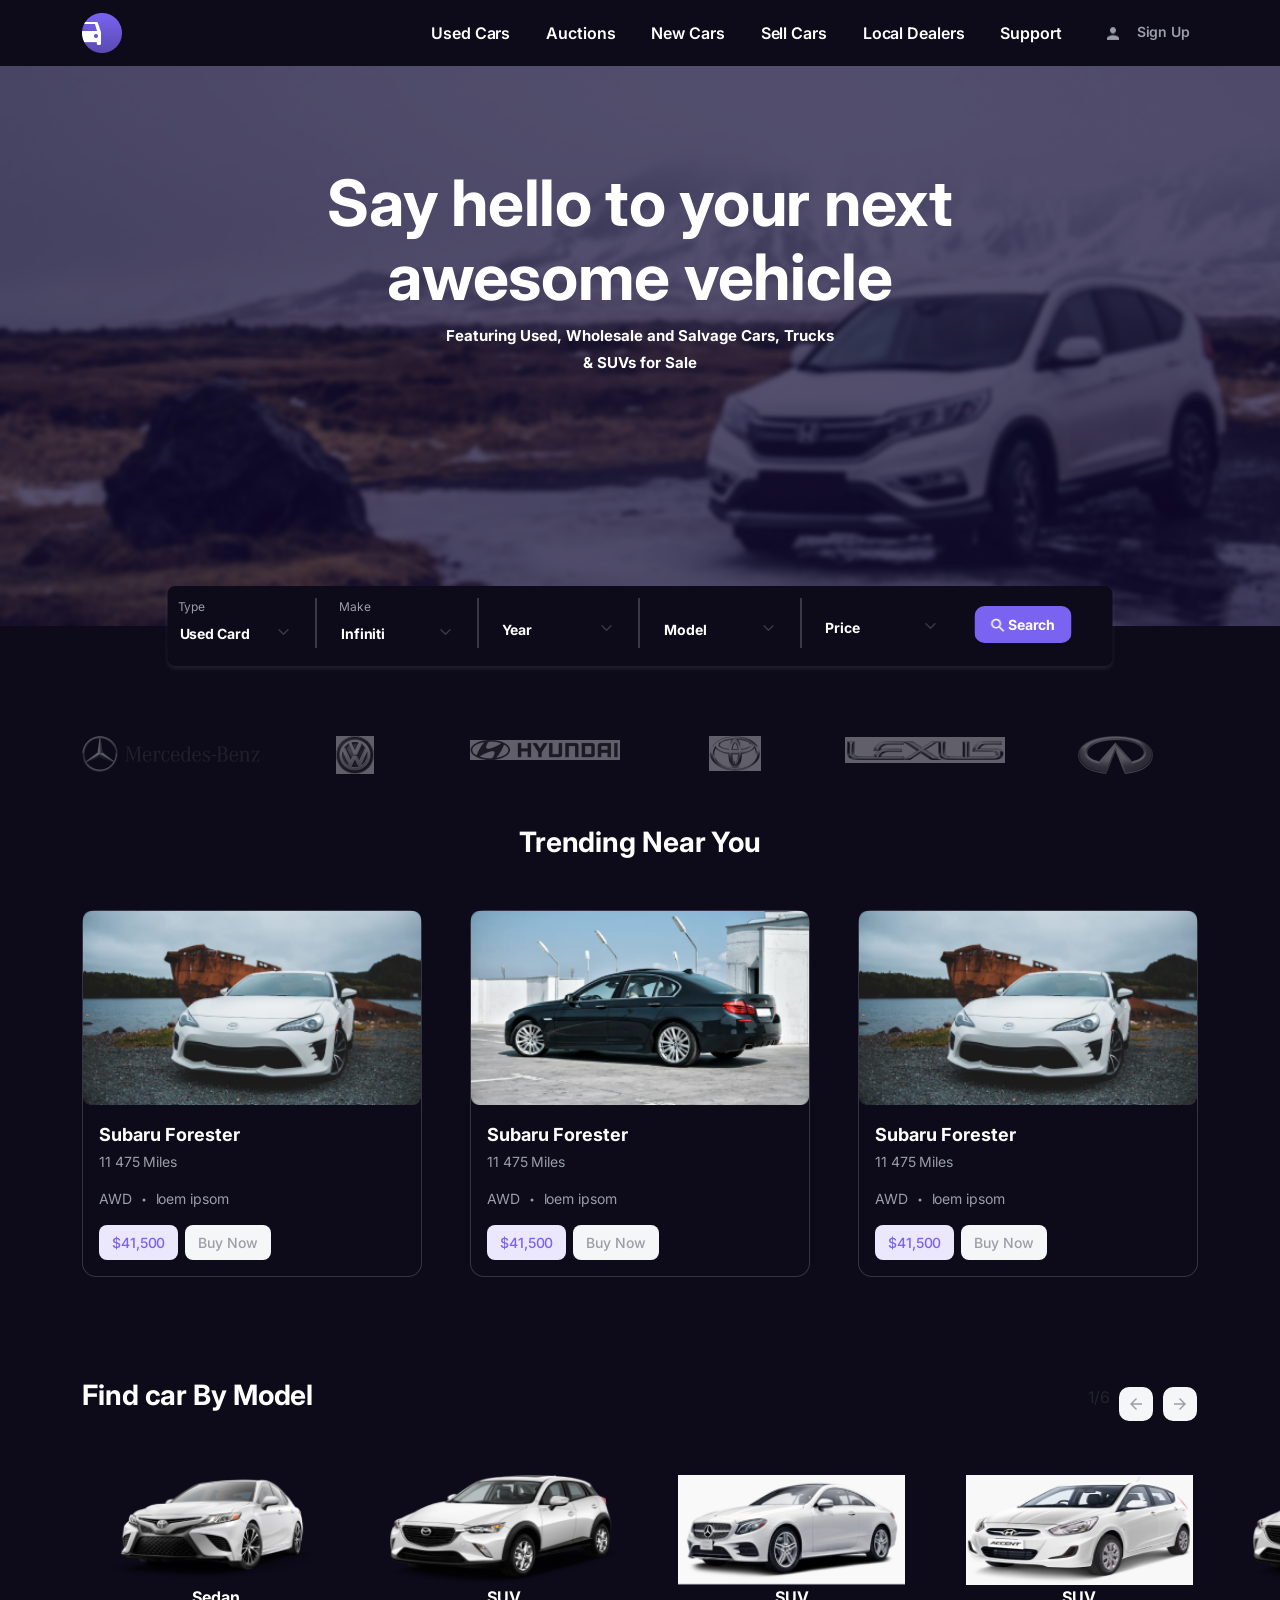
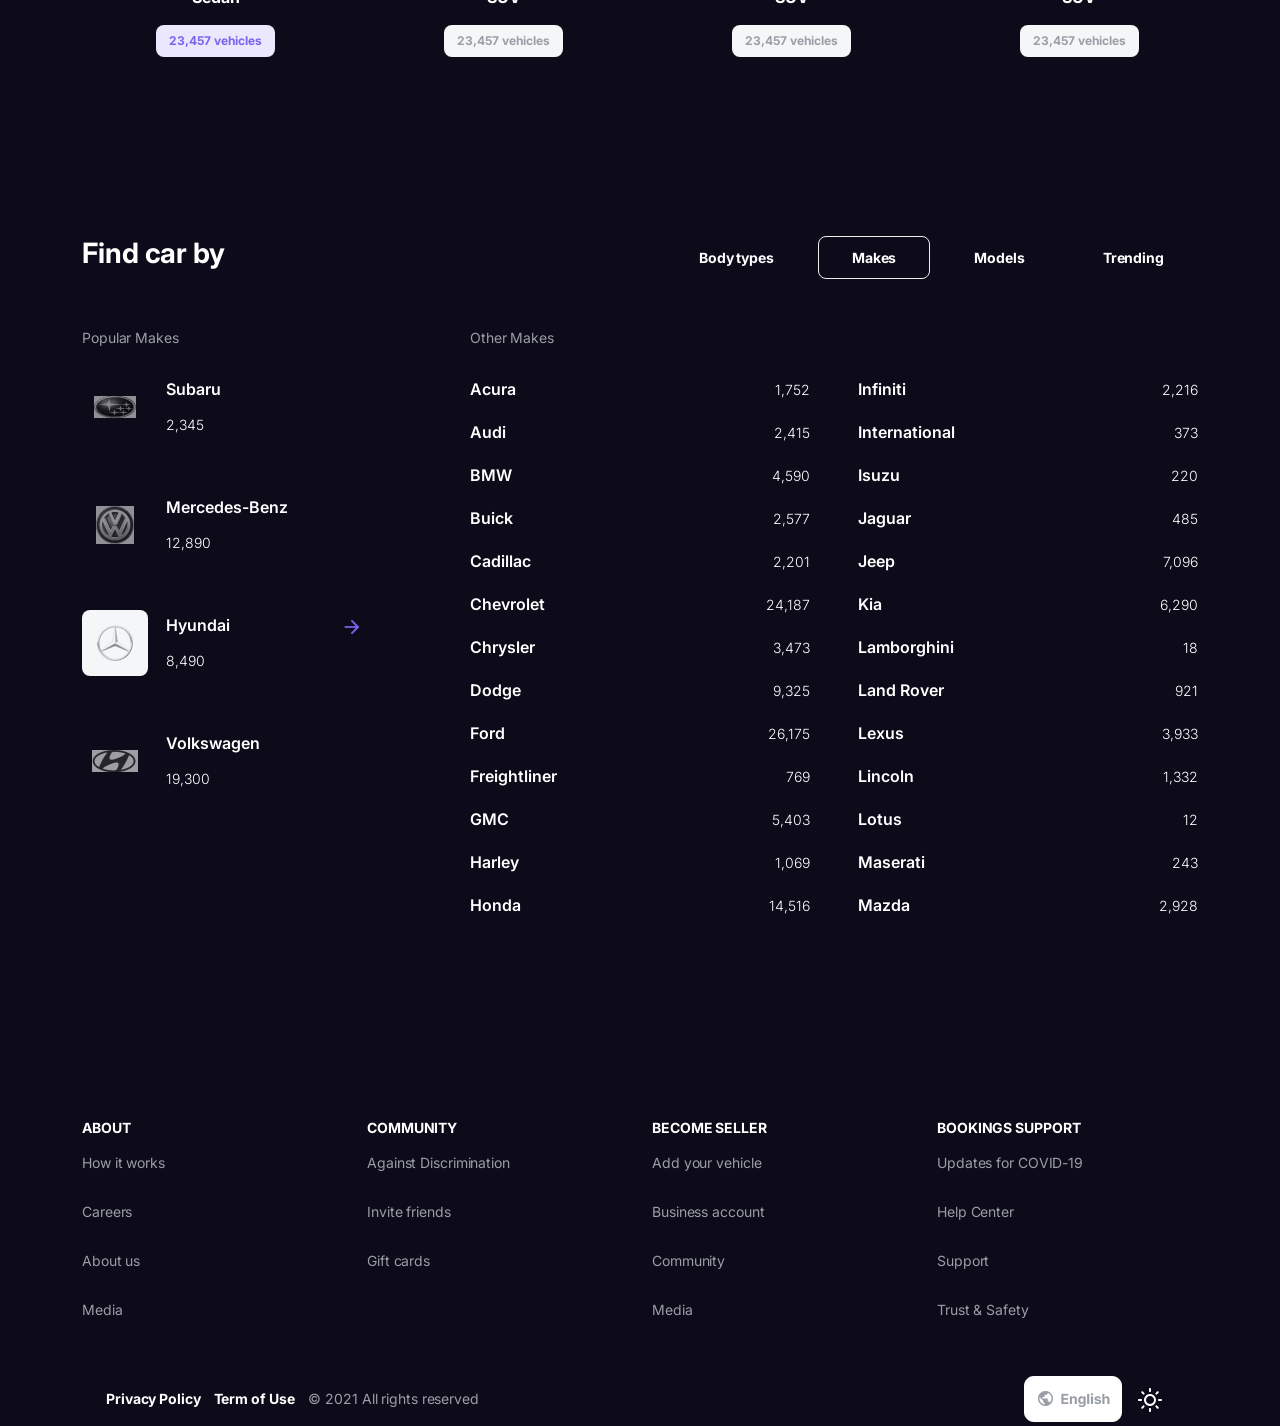
<file: index.html>
<!DOCTYPE html>
<html lang="ar" class="dark">
	<head>
		<meta charset="UTF-8" />
		<meta http-equiv="X-UA-Compatible" content="IE=edge" />
		<meta name="viewport" content="width=device-width, initial-scale=1.0" />
		<title>Document</title>
		<link rel="stylesheet" href="css/bootstrap.min.css" />
		<link rel="stylesheet" href="css/style.css" />
		<link rel="stylesheet" href="css/responsive.css" />
	</head>
	<body>
		<nav class="navbar navbar-expand-lg">
			<div class="container">
				<a class="navbar-brand" href="#"><img src="img/logo.png" alt="" /></a>
				<button
					class="navbar-toggler"
					type="button"
					data-bs-toggle="collapse"
					data-bs-target="#navbarNavAltMarkup"
					aria-controls="navbarNavAltMarkup"
					aria-expanded="false"
					aria-label="Toggle navigation"
				>
					<img src="img/bar.png" alt="" />
				</button>
				<div class="collapse navbar-collapse" id="navbarNavAltMarkup">
					<div class="navbar-nav ms-auto">
						<a class="nav-link" href="">Used Cars</a>
						<a class="nav-link" href="#">Auctions</a>
						<a class="nav-link" href="#">New Cars</a>
						<a class="nav-link" href="#">Sell Cars</a>
						<a class="nav-link" href="#">Local Dealers</a>
						<a class="nav-link" href="#">Support</a>
						<a class="nav-link signIn" href="#"><img src="img/Icon.png" alt="" /> Sign Up</a>
					</div>
				</div>
			</div>
		</nav>

		<!-- section 1  -->
		<section class="Section1">
			<div class="container">
				<h1 class="text-center SectionHeading1">
					Say hello to your next <br />
					awesome vehicle
				</h1>
				<p class="Sectionp">
					Featuring Used, Wholesale and Salvage Cars, Trucks <br />
					& SUVs for Sale
				</p>
			</div>

			<div class="topFooterSection">
				<div class="row">
					<div class="col-md-2 borderRight">
						<p>Type</p>
						<select class="form-select" aria-label="Default select example">
							<option selected>Used Card</option>
							<option value="1">One</option>
							<option value="2">Two</option>
							<option value="3">Three</option>
						</select>
					</div>
					<div class="col-md-2 borderRight">
						<p>Make</p>
						<select class="form-select" aria-label="Default select example">
							<option selected>Infiniti</option>
							<option value="1">One</option>
							<option value="2">Two</option>
							<option value="3">Three</option>
						</select>
					</div>

					<!-- without p   -->
					<div class="col-md-2 borderRight">
						<p class="WithOutp"></p>
						<select class="form-select" aria-label="Default select example">
							<option selected class="NewSelect">Year</option>
							<option value="1">One</option>
							<option value="2">Two</option>
							<option value="3">Three</option>
						</select>
					</div>

					<div class="col-md-2 borderRight">
						<p class="WithOutp"></p>
						<select class="form-select" aria-label="Default select example">
							<option selected class="NewSelect">Model</option>
							<option value="1">One</option>
							<option value="2">Two</option>
							<option value="3">Three</option>
						</select>
					</div>

					<div class="col-md-2">
						<p class="WithOutpBorder"></p>
						<select class="form-select" aria-label="Default select example">
							<option selected class="NewSelect">Price</option>
							<option value="1">One</option>
							<option value="2">Two</option>
							<option value="3">Three</option>
						</select>
					</div>
					<div class="col-md-2">
						<button class="btn headerButton">
							<img src="img/s.png" alt="" class="MarginSearch" /> Search
						</button>
					</div>
				</div>
			</div>
		</section>
		<!-- section 1  -->

		<!-- section 2 -->

		<section class="section2">
			<div class="container">
				<div class="row gy-5">
					<div class="col-md-2 item text-center">
						<img src="img/1.png" alt="" />
					</div>
					<div class="col-md-2 item text-center">
						<img src="img/3.png" alt="" />
					</div>
					<div class="col-md-2 item text-center">
						<img src="img/2.png" alt="" />
					</div>
					<div class="col-md-2 item text-center">
						<img src="img/4.png" alt="" />
					</div>
					<div class="col-md-2 item text-center">
						<img src="img/5.png" alt="" />
					</div>
					<div class="col-md-2 item text-center">
						<img src="img/6.png" alt="" />
					</div>
				</div>
			</div>
		</section>
		<!-- section 2 -->

		<!-- section 3 -->
		<section class="section3">
			<div class="container">
				<h3 class="text-center trending">trending Near You</h3>
				<div class="row g-5">
					<div class="col-12 col-sm-6 col-lg-4">
						<div class="card">
							<img src="img/car2.png" class="card-img-top" alt="..." />
							<div class="card-body">
								<h5 class="card-title">Subaru Forester</h5>
								<p class="card-text">11 475 Miles</p>
								<p class="cardtext2">AWD <img src="img/dot.svg" alt="" /> loem ipsom</p>
								<div class="btn-group gap-2">
									<a href="#" class="btn price">$41,500</a>
									<a href="#" class="btn BuyBtn">Buy Now</a>
								</div>
							</div>
						</div>
					</div>

					<div class="col-12 col-sm-6 col-lg-4">
						<div class="card">
							<img src="img/car1.png" class="card-img-top" alt="..." />
							<div class="card-body">
								<h5 class="card-title">Subaru Forester</h5>
								<p class="card-text">11 475 Miles</p>
								<p class="cardtext2">AWD <img src="img/dot.svg" alt="" /> loem ipsom</p>
								<div class="btn-group gap-2">
									<a href="#" class="btn price">$41,500</a>
									<a href="#" class="btn BuyBtn">Buy Now</a>
								</div>
							</div>
						</div>
					</div>

					<div class="col-12 col-sm-6 col-lg-4">
						<div class="card">
							<img src="img/car2.png" class="card-img-top" alt="..." />
							<div class="card-body">
								<h5 class="card-title">Subaru Forester</h5>
								<p class="card-text">11 475 Miles</p>
								<p class="cardtext2">AWD <img src="img/dot.svg" alt="" /> loem ipsom</p>
								<div class="btn-group gap-2">
									<a href="#" class="btn price">$41,500</a>
									<a href="#" class="btn BuyBtn">Buy Now</a>
								</div>
							</div>
						</div>
					</div>
				</div>
			</div>
		</section>
		<!-- section 3 -->

		<!-- section 4 -->
		<section class="section4 container">
			<header class="FindcarHeader">
				<h2 class="Findcar">Find car By Model</h2>
				<p class="ms-auto ArrowArea">
					1/6
					<span><img src="img/arrowLeft.png" alt="" /></span>
					<span><img src="img/arrowRight.png" alt="" /></span>
				</p>
			</header>

			<section class="d-flex CarouselSection">
				<div class="product text-center">
					<img src="img/car/car1.png" alt="" />
					<div class="ProDetails">
						<p class="sedan">Sedan</p>
						<button class="btn ProBTN">23,457 vehicles</button>
					</div>
				</div>

				<div class="product text-center">
					<img src="img/car/car2.png" alt="" />
					<div class="ProDetails">
						<p class="sedan">SUV</p>
						<button class="btn ProBTN1">23,457 vehicles</button>
					</div>
				</div>

				<div class="product text-center">
					<img src="img/car/car3.png" alt="" />
					<div class="ProDetails">
						<p class="sedan">SUV</p>
						<button class="btn ProBTN1">23,457 vehicles</button>
					</div>
				</div>

				<div class="product text-center">
					<img src="img/car/car4.png" alt="" />
					<div class="ProDetails">
						<p class="sedan">SUV</p>
						<button class="btn ProBTN1">23,457 vehicles</button>
					</div>
				</div>

				<!-- <div class="product text-center"></div> -->

				<div class="product text-center">
					<img src="img/car/car2.png" alt="" />
					<div class="ProDetails">
						<p class="sedan">SUV</p>
						<button class="btn ProBTN1">23,457 vehicles</button>
					</div>
				</div>

				<div class="product text-center">
					<img src="img/car/car2.png" alt="" />
					<div class="ProDetails">
						<p class="sedan">SUV</p>
						<button class="btn ProBTN1">23,457 vehicles</button>
					</div>
				</div>

				<div class="product text-center">
					<img src="img/car/car2.png" alt="" />
					<div class="ProDetails">
						<p class="sedan">SUV</p>
						<button class="btn ProBTN1">23,457 vehicles</button>
					</div>
				</div>

				<div class="product text-center">
					<img src="img/car/car2.png" alt="" />
					<div class="ProDetails">
						<p class="sedan">SUV</p>
						<button class="btn ProBTN1">23,457 vehicles</button>
					</div>
				</div>
			</section>
		</section>
		<!-- section 4 -->

		<!-- section 5 -->
		<section class="find-section">
			<div class="container">
				<div class="find-nav d-flex justify-content-between align-items-center mb-5">
					<h3 class="text-start FindCar">Find car by</h3>
					<div class="btns d-flex align-items-center">
						<button class="btn btn-find d-none d-lg-block BodyButton">Body types</button>
						<button class="btn btn-find active BodyButton">Makes</button>
						<button class="btn btn-find BodyButton">Models</button>
						<button class="btn btn-find BodyButton">Trending</button>
					</div>
				</div>
			</div>

			<div class="container">
				<div class="find row g-5">
					<div class="col-12 col-lg-4">
						<div class="find-heading mb-4">Popular Makes</div>
						<div class="find-list">
							<div class="find-item d-flex align-items-center mb-5">
								<figure class="find-img">
									<img src="img/Bitmap.png" alt="" />
								</figure>
								<div class="find-desc">
									<div class="item-name">Subaru</div>
									<div class="item-number">2,345</div>
								</div>
							</div>
							<div class="find-item d-flex align-items-center mb-5">
								<figure class="find-img">
									<img src="img/Bitmap-1.png" alt="" />
								</figure>
								<div class="find-desc">
									<div class="item-name">Mercedes-Benz</div>
									<div class="item-number">12,890</div>
								</div>
							</div>
							<div class="find-item d-flex align-items-center mb-5">
								<figure class="find-img bg">
									<img src="img/Bitmap-2.png" alt="" />
								</figure>
								<div class="find-desc">
									<div class="item-name">
										Hyundai <img src="img/colorArow.png" alt="" class="ColorArrow" />
									</div>
									<div class="item-number">8,490</div>
								</div>
							</div>
							<div class="find-item d-flex align-items-center mb-5">
								<figure class="find-img">
									<img src="img/Bitmap-3.png" alt="" />
								</figure>
								<div class="find-desc">
									<div class="item-name">Volkswagen</div>
									<div class="item-number">19,300</div>
								</div>
							</div>
						</div>
					</div>

					<div class="col-12 col-lg-4 second-col">
						<div class="find-heading mb-4">Other Makes</div>
						<div class="find-list">
							<div class="find-item d-flex align-items-center justify-content-between mb-2">
								<div class="item-name">Acura</div>
								<div class="item-number">1,752</div>
							</div>
							<div class="find-item d-flex align-items-center justify-content-between mb-2">
								<div class="item-name">Audi</div>
								<div class="item-number">2,415</div>
							</div>
							<div class="find-item d-flex align-items-center justify-content-between mb-2">
								<div class="item-name">BMW</div>
								<div class="item-number">4,590</div>
							</div>
							<div class="find-item d-flex align-items-center justify-content-between mb-2">
								<div class="item-name">Buick</div>
								<div class="item-number">2,577</div>
							</div>
							<div class="find-item d-flex align-items-center justify-content-between mb-2">
								<div class="item-name">Cadillac</div>
								<div class="item-number">2,201</div>
							</div>
							<div class="find-item d-flex align-items-center justify-content-between mb-2">
								<div class="item-name">Chevrolet</div>
								<div class="item-number">24,187</div>
							</div>
							<div class="find-item d-flex align-items-center justify-content-between mb-2">
								<div class="item-name">Chrysler</div>
								<div class="item-number">3,473</div>
							</div>
							<div class="find-item d-flex align-items-center justify-content-between mb-2">
								<div class="item-name">Dodge</div>
								<div class="item-number">9,325</div>
							</div>
							<div class="find-item d-flex align-items-center justify-content-between mb-2">
								<div class="item-name">Ford</div>
								<div class="item-number">26,175</div>
							</div>
							<div class="find-item d-flex align-items-center justify-content-between mb-2">
								<div class="item-name">Freightliner</div>
								<div class="item-number">769</div>
							</div>
							<div class="find-item d-flex align-items-center justify-content-between mb-2">
								<div class="item-name">GMC</div>
								<div class="item-number">5,403</div>
							</div>
							<div class="find-item d-flex align-items-center justify-content-between mb-2">
								<div class="item-name">Harley</div>
								<div class="item-number">1,069</div>
							</div>
							<div class="find-item d-flex align-items-center justify-content-between mb-2">
								<div class="item-name">Honda</div>
								<div class="item-number">14,516</div>
							</div>
						</div>
					</div>

					<div class="col-12 col-lg-4 last-col d-none d-lg-block">
						<div class="find-heading mb-4">Other Makes</div>
						<div class="find-list">
							<div class="find-item d-flex align-items-center justify-content-between mb-2">
								<div class="item-name">Infiniti</div>
								<div class="item-number">2,216</div>
							</div>
							<div class="find-item d-flex align-items-center justify-content-between mb-2">
								<div class="item-name">International</div>
								<div class="item-number">373</div>
							</div>
							<div class="find-item d-flex align-items-center justify-content-between mb-2">
								<div class="item-name">Isuzu</div>
								<div class="item-number">220</div>
							</div>
							<div class="find-item d-flex align-items-center justify-content-between mb-2">
								<div class="item-name">Jaguar</div>
								<div class="item-number">485</div>
							</div>
							<div class="find-item d-flex align-items-center justify-content-between mb-2">
								<div class="item-name">Jeep</div>
								<div class="item-number">7,096</div>
							</div>
							<div class="find-item d-flex align-items-center justify-content-between mb-2">
								<div class="item-name">Kia</div>
								<div class="item-number">6,290</div>
							</div>
							<div class="find-item d-flex align-items-center justify-content-between mb-2">
								<div class="item-name">Lamborghini</div>
								<div class="item-number">18</div>
							</div>
							<div class="find-item d-flex align-items-center justify-content-between mb-2">
								<div class="item-name">Land Rover</div>
								<div class="item-number">921</div>
							</div>
							<div class="find-item d-flex align-items-center justify-content-between mb-2">
								<div class="item-name">Lexus</div>
								<div class="item-number">3,933</div>
							</div>
							<div class="find-item d-flex align-items-center justify-content-between mb-2">
								<div class="item-name">Lincoln</div>
								<div class="item-number">1,332</div>
							</div>
							<div class="find-item d-flex align-items-center justify-content-between mb-2">
								<div class="item-name">Lotus</div>
								<div class="item-number">12</div>
							</div>
							<div class="find-item d-flex align-items-center justify-content-between mb-2">
								<div class="item-name">Maserati</div>
								<div class="item-number">243</div>
							</div>
							<div class="find-item d-flex align-items-center justify-content-between mb-2">
								<div class="item-name">Mazda</div>
								<div class="item-number">2,928</div>
							</div>
						</div>
					</div>
				</div>
			</div>
		</section>
		<!-- section 5 -->

		<!-- Footer -->
		<footer class="text-center text-lg-start text-white FooterArea">
			<!-- Section: Links  -->
			<section class="">
				<div class="container text-center text-md-start mt-5">
					<!-- Grid row -->
					<div class="row mt-3">
						<!-- Grid column -->
						<div class="col-md-3 col-lg-4 col-xl-3 mx-auto mb-4 FooterText">
							<!-- Content -->
							<h6 class="text-uppercase fw-bold About">About</h6>
							<p>
								<a href=""> How it works</a>
							</p>
							<p>
								<a href="">Careers</a>
							</p>
							<p>
								<a href="">About us</a>
							</p>

							<p>
								<a href="">Media</a>
							</p>
						</div>

						<!-- Grid column -->
						<div class="col-md-3 col-lg-4 col-xl-3 mx-auto mb-4 FooterText">
							<!-- Content -->
							<h6 class="text-uppercase fw-bold About">Community</h6>
							<p>
								<a href="">Against Discrimination</a>
							</p>
							<p>
								<a href="">Invite friends</a>
							</p>
							<p>
								<a href="">Gift cards</a>
							</p>
						</div>

						<!-- Grid column -->

						<!-- Grid column -->
						<div class="col-md-3 col-lg-4 col-xl-3 mx-auto mb-4 FooterText">
							<!-- Content -->
							<h6 class="text-uppercase fw-bold About">Become seller</h6>
							<p>
								<a href="">Add your vehicle</a>
							</p>
							<p>
								<a href="">Business account</a>
							</p>
							<p>
								<a href="">Community</a>
							</p>

							<p>
								<a href="">Media</a>
							</p>
						</div>

						<!-- Grid column -->

						<!-- Grid column -->
						<div class="col-md-3 col-lg-4 col-xl-3 mx-auto mb-4 FooterText">
							<!-- Content -->
							<h6 class="text-uppercase fw-bold About">Bookings support</h6>
							<p>
								<a href="">Updates for COVID-19</a>
							</p>
							<p>
								<a href="">Help Center</a>
							</p>
							<p>
								<a href="">Support</a>
							</p>

							<p>
								<a href="">Trust & Safety</a>
							</p>
						</div>

						<!-- Grid column -->
					</div>
					<!-- Grid row -->
				</div>
			</section>
			<!-- Section: Links  -->
		</footer>

		<!-- footer text big device -->
		<div class="FooterTextArea d-none d-lg-flex justify-content-between">
			<div class="TermText">
				<p class="">
					<a href="#" class="Privacy">Privacy Policy </a>
					<a href="#" class="Term">Term of Use</a>
					<span class="reserved"> © 2021 All rights reserved</span>
				</p>
			</div>

			<div>
				<img src="img/Language.png" alt="" />
				<!-- <img src="img/Currency.png" alt="" class="ms-2" /> -->
				<!-- Generated by IcoMoon.io -->
				<button class="btn btn-light">
					<svg
						version="1.1"
						xmlns="http://www.w3.org/2000/svg"
						width="24"
						height="24"
						viewBox="0 0 24 24"
						class="icon"
					>
						<path
							d="M18 12c0-1.657-0.673-3.158-1.757-4.243s-2.586-1.757-4.243-1.757-3.158 0.673-4.243 1.757-1.757 2.586-1.757 4.243 0.673 3.158 1.757 4.243 2.586 1.757 4.243 1.757 3.158-0.673 4.243-1.757 1.757-2.586 1.757-4.243zM16 12c0 1.105-0.447 2.103-1.172 2.828s-1.723 1.172-2.828 1.172-2.103-0.447-2.828-1.172-1.172-1.723-1.172-2.828 0.447-2.103 1.172-2.828 1.723-1.172 2.828-1.172 2.103 0.447 2.828 1.172 1.172 1.723 1.172 2.828zM11 1v2c0 0.552 0.448 1 1 1s1-0.448 1-1v-2c0-0.552-0.448-1-1-1s-1 0.448-1 1zM11 21v2c0 0.552 0.448 1 1 1s1-0.448 1-1v-2c0-0.552-0.448-1-1-1s-1 0.448-1 1zM3.513 4.927l1.42 1.42c0.391 0.391 1.024 0.391 1.414 0s0.391-1.024 0-1.414l-1.42-1.42c-0.391-0.391-1.024-0.391-1.414 0s-0.391 1.024 0 1.414zM17.653 19.067l1.42 1.42c0.391 0.391 1.024 0.391 1.414 0s0.391-1.024 0-1.414l-1.42-1.42c-0.391-0.391-1.024-0.391-1.414 0s-0.391 1.024 0 1.414zM1 13h2c0.552 0 1-0.448 1-1s-0.448-1-1-1h-2c-0.552 0-1 0.448-1 1s0.448 1 1 1zM21 13h2c0.552 0 1-0.448 1-1s-0.448-1-1-1h-2c-0.552 0-1 0.448-1 1s0.448 1 1 1zM4.927 20.487l1.42-1.42c0.391-0.391 0.391-1.024 0-1.414s-1.024-0.391-1.414 0l-1.42 1.42c-0.391 0.391-0.391 1.024 0 1.414s1.024 0.391 1.414 0zM19.067 6.347l1.42-1.42c0.391-0.391 0.391-1.024 0-1.414s-1.024-0.391-1.414 0l-1.42 1.42c-0.391 0.391-0.391 1.024 0 1.414s1.024 0.391 1.414 0z"
						></path>
					</svg>
				</button>
				<button class="btn btn-dark">
					<svg
						version="1.1"
						xmlns="http://www.w3.org/2000/svg"
						width="24"
						height="24"
						viewBox="0 0 24 24"
						class="icon"
					>
						<path
							d="M21.996 12.882c0.022-0.233-0.038-0.476-0.188-0.681-0.325-0.446-0.951-0.544-1.397-0.219-0.95 0.693-2.060 1.086-3.188 1.162-1.368 0.092-2.765-0.283-3.95-1.158-1.333-0.985-2.139-2.415-2.367-3.935s0.124-3.124 1.109-4.456c0.142-0.191 0.216-0.435 0.191-0.691-0.053-0.55-0.542-0.952-1.092-0.898-2.258 0.22-4.314 1.18-5.895 2.651-1.736 1.615-2.902 3.847-3.137 6.386-0.254 2.749 0.631 5.343 2.266 7.311s4.022 3.313 6.772 3.567 5.343-0.631 7.311-2.266 3.313-4.022 3.567-6.772zM19.567 14.674c-0.49 1.363-1.335 2.543-2.416 3.441-1.576 1.309-3.648 2.016-5.848 1.813s-4.108-1.278-5.417-2.854-2.016-3.648-1.813-5.848c0.187-2.032 1.117-3.814 2.507-5.106 0.782-0.728 1.71-1.3 2.731-1.672-0.456 1.264-0.577 2.606-0.384 3.899 0.303 2.023 1.38 3.934 3.156 5.247 1.578 1.167 3.448 1.668 5.272 1.545 0.752-0.050 1.496-0.207 2.21-0.465z"
						></path>
					</svg>
				</button>
			</div>
		</div>

		<!-- footer text small device -->
		<div class="FooterTextArea d-flex d-lg-none flex-column align-items-center">
			<div class="TermText">
				<p class="text-center">
					<a href="#" class="Privacy">Privacy Policy </a>
					<a href="#" class="Term">Term of Use</a>
					<span class="reserved"> © 2021 All rights reserved</span>
				</p>
			</div>

			<div class="">
				<img src="img/Language.png" alt="" />
				<img src="img/Currency.png" alt="" class="ms-2" />
			</div>
		</div>

		<script src="js/bootstrap.min.js"></script>
		<script src="js/main.js"></script>
	</body>
</html>
</file>
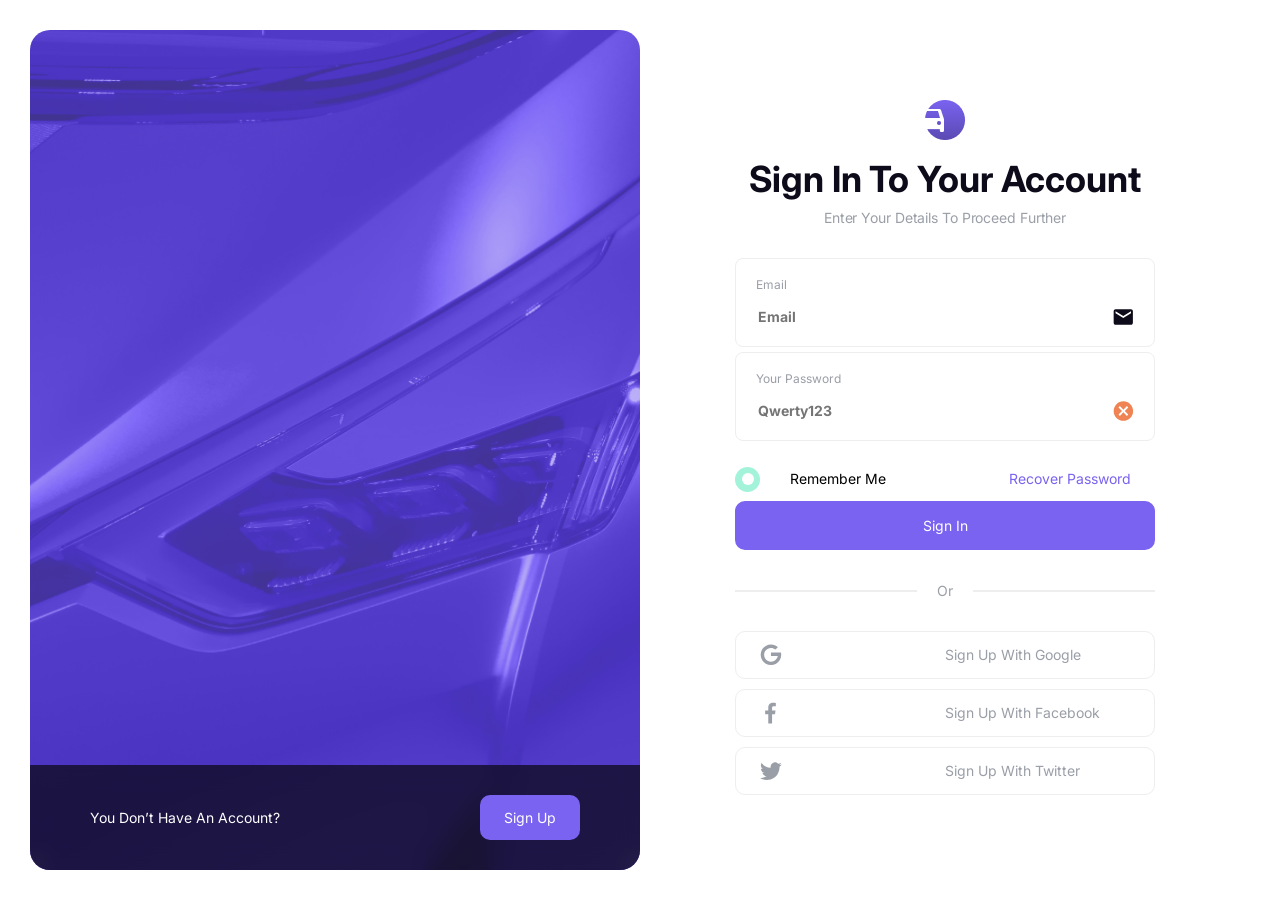
<file: login.html>
<!DOCTYPE html>
<html lang="en">
	<head>
		<meta charset="utf-8" />
		<meta content="width=device-width, initial-scale=1.0" name="viewport" />

		<title></title>
		<meta content="" name="description" />
		<meta content="" name="keywords" />

		<!-- Favicons -->
		<link href="assets/img/favicon.png" rel="icon" />
		<link href="assets/img/apple-touch-icon.png" rel="apple-touch-icon" />

		<!-- Google Fonts -->
		<link href="https://fonts.gstatic.com" rel="preconnect" />
		<link
			href="https://fonts.googleapis.com/css?family=Open+Sans:300,300i,400,400i,600,600i,700,700i|Nunito:300,300i,400,400i,600,600i,700,700i|Poppins:300,300i,400,400i,500,500i,600,600i,700,700i"
			rel="stylesheet"
		/>

		<!-- Vendor CSS Files -->
		<link href="assets/vendor/bootstrap/css/bootstrap.min.css" rel="stylesheet" />
		<link rel="stylesheet" href="assets/css/utilities.css" />
		<link href="assets/css/style.css" rel="stylesheet" />
		<link href="assets/css/login.css" rel="stylesheet" />
		<link rel="stylesheet" href="assets/css/responsive.css" />
	</head>

	<body class="login-page">
		<div class="signin row">
			<div class="signin-image-area col-12 col-lg-6 position-relative p-0">
				<figure class="signin-img img-100">
					<img src="assets/img/signin-bg.png" alt="" class="img-100" />
				</figure>
				<div class="signin-footer flex-between d-none d-lg-flex">
					<a href="#" class="link-btn">You don’t have an account?</a>
					<button class="btn btn-signup">sign up</button>
				</div>
			</div>
			<div class="col-12 col-lg-6 signin-content-area">
				<div class="signin-content">
					<figure class="signin-logo mb-4">
						<img src="assets/img/logo.png" alt="logo" class="img-100" />
					</figure>
					<div class="signin-title mb-5">
						<h2 class="heading">Sign In to your account</h2>
						<p class="text">Enter your details to proceed further</p>
					</div>
					<form action="#" class="signin-form w-100 mb-5">
						<div class="signin-card mb-2 d-flex flex-column gap-1">
							<label for="email">Email</label>
							<div class="flex-between">
								<input type="email" placeholder="email" class="input w-100" />
								<svg class="icon"><use xlink:href="assets/img/icons.svg#icon-email"></use></svg>
							</div>
						</div>
						<div class="signin-card d-flex mb-4 flex-column gap-1">
							<label for="password">your password</label>
							<div class="flex-between">
								<input type="password" placeholder="qwerty123" class="input w-100" />
								<svg class="icon"><use xlink:href="assets/img/icons.svg#icon-close"></use></svg>
							</div>
						</div>

						<div class="recover flex-between">
							<div class="d-flex align-items-center gap-2">
								<div class="radio">
									<input type="checkbox" checked />
									<span class="checkmark"></span>
								</div>
								<span>Remember me</span>
							</div>
							<a href="#" class="btn link-btn color-pink-100">Recover password</a>
						</div>

						<button type="submit" class="btn btn-submit w-100 bg-pink-100 radius-10 text-white">
							sign in
						</button>
					</form>

					<div class="signin-lines flex-between mb-5 gap-2">
						<span class="line"></span>
						<span class="color-gray-100">or</span>
						<span class="line"></span>
					</div>

					<!-- login with social big device -->
					<div class="signin-btns w-100 d-flex flex-column gap-1 d-none d-lg-flex">
						<button class="btn btn-signin w-100 radius-10">
							<svg class="icon">
								<use xlink:href="assets/img/icons.svg#icon-google"></use>
							</svg>
							<span class="color-gray-100">Sign Up with Google</span>
						</button>
						<button class="btn btn-signin w-100 radius-10">
							<svg class="icon">
								<use xlink:href="assets/img/icons.svg#icon-fb"></use>
							</svg>
							<span class="color-gray-100">Sign Up with facebook</span>
						</button>
						<button class="btn btn-signin w-100 radius-10">
							<svg class="icon">
								<use xlink:href="assets/img/icons.svg#icon-twitter"></use>
							</svg>
							<span class="color-gray-100">Sign Up with twitter</span>
						</button>
					</div>
					<!-- login with social small device -->
					<div class="signin-btns w-100 flex-center gap-1 d-lg-none">
						<button class="btn btn-signin w-100 radius-10">
							<svg class="icon">
								<use xlink:href="assets/img/icons.svg#icon-google"></use>
							</svg>
							<!-- <span class="color-gray-100">Sign Up with Google</span> -->
						</button>
						<button class="btn btn-signin w-100 radius-10">
							<svg class="icon">
								<use xlink:href="assets/img/icons.svg#icon-fb"></use>
							</svg>
							<!-- <span class="color-gray-100">Sign Up with facebook</span> -->
						</button>
						<button class="btn btn-signin w-100 radius-10">
							<svg class="icon">
								<use xlink:href="assets/img/icons.svg#icon-twitter"></use>
							</svg>
							<!-- <span class="color-gray-100">Sign Up with twitter</span> -->
						</button>
					</div>
				</div>
			</div>
		</div>

		<!-- Template Main JS File -->
		<script src="assets/js/main.js"></script>
	</body>
</html>
</file>
<file: css/style.css>
@import url('https://fonts.googleapis.com/css2?family=Inter:wght@100;200;300;400;500;600;700;800;900&display=swap');

:root {
	--color-dark: #0d0a19;
	--color-light: #fff;
}

* {
	margin: 0px;
	padding: 0px;
	font-family: 'Inter', sans-serif;
}
body {
	font-family: 'Inter', sans-serif;
	overflow-x: hidden;
}
a {
	text-decoration: none !important;
}
.nav-link {
	font-family: 'Inter';
	font-style: normal;
	font-weight: 600;
	font-size: 16px;
	line-height: 24px;

	letter-spacing: -0.1px;
	color: #0d0a19 !important;
	margin-left: 20px;
}
.signIn {
	font-family: 'Inter';
	font-style: normal;
	font-weight: 600;
	font-size: 14px;
	line-height: 21px;
	letter-spacing: -0.1px;
	color: #9a9ea7 !important;
}
.signIn img {
	width: 30px;
	padding: 5px 8px;
	height: 25px;
	background: #f5f6f7;
	margin-right: 5px;
	border-radius: 10px;
}

.navbar-toggler-icon {
	background-color: red;
}
.Section1 {
	background-image: url('../img/Rectangle.png');
	background-repeat: no-repeat;
	background-size: cover;
	width: 100%;
	height: 560px;
	position: relative;
}
.SectionHeading1 {
	font-family: 'Inter';
	font-style: normal;
	font-weight: 700;
	font-size: 64px;
	line-height: 74px;
	text-align: center;
	letter-spacing: -0.304762px;
	color: #ffffff;
	padding-top: 100px;
}
.Sectionp {
	font-family: 'Inter';
	font-style: normal;
	font-weight: 700;
	font-size: 15px;
	line-height: 27px;
	text-align: center;
	color: #ffffff;
}

/* top footer section  */
.topFooterSection {
	background: #ffffff;
	box-shadow: 0px 3px 4px rgba(153, 155, 168, 0.15);
	border-radius: 8px;
	max-width: 945px;
	margin: 0 auto;
	height: 80px;
	position: absolute;
	bottom: -40px;
	left: 50%;
	transform: translateX(-50%);
	width: 98%;
	z-index: 5;
	/* padding: 0 15px; */
}

.form-select {
	border: none !important;
	font-family: 'Inter';
	font-style: normal;
	font-weight: 700 !important;
	font-size: 14px !important;
	line-height: 21px !important;
	margin-top: -15px;
	letter-spacing: -0.1px !important;
	color: #0d0a19 !important;
}
.topFooterSection p {
	font-family: 'Inter';
	font-style: normal;
	font-weight: 400;
	font-size: 12px;
	line-height: 18px;
	letter-spacing: -0.1px;
	color: #9a9ea7;
	margin-left: 10px;
	margin-top: 0px;
}
.borderRight {
	border-right: 1px solid #ede8e9;
	height: 50px !important;
	margin-top: 12px !important;
}
.WithOutp {
	margin-top: 30px !important;
}

select {
	width: 150px;
	height: 30px;
	padding: 5px;
	/* color: green; */
}
select option:first-child {
	/* color: green !important; */
}
.headerButton {
	background: #7963f0 !important;
	border-radius: 10px;
	margin-top: 20px;
	color: #fff !important;
	font-family: 'Inter';
	font-style: normal;
	font-weight: 700;
	font-size: 14px;
	line-height: 21px;
	letter-spacing: -0.1px;
	padding: 7px 15px !important;
}
.WithOutpBorder {
	margin-top: 40px !important;
}
.MarginSearch {
	margin-top: -3px;
}
/* ========================= */
/* section 2 start  */
/* ========================= */
.section2 {
	margin-top: calc(70px + 40px);
	margin-bottom: 50px;
}

.section2 .item {
	min-width: 180px;
}

.trending {
	font-family: 'Inter';
	font-style: normal;
	font-weight: 700;
	font-size: 28px;
	line-height: 36px;
	letter-spacing: -0.1px;
	color: #0d0a19;
	margin-bottom: 50px;
	text-transform: capitalize;
}

.card {
	border: 1px solid #e4e6e8;
	border-radius: 14px;
}

.card-title {
	font-family: 'Inter';
	font-style: normal;
	font-weight: 700;
	font-size: 18px;
	line-height: 27px;
	/* identical to box height, or 150% */
	color: #0d0a19;
}
.card-text {
	font-family: 'Inter';
	font-style: normal;
	font-weight: 400;
	font-size: 14px;
	line-height: 21px;
	margin-top: -5px;
	letter-spacing: -0.1px;
	color: #9a9ea7;
}
.cardtext2 {
	font-family: 'Inter';
	font-style: normal;
	font-weight: 400;
	font-size: 14px;
	line-height: 21px;
	/* identical to box height, or 150% */

	letter-spacing: -0.1px;

	color: #9a9ea7;
}
.marginDOt {
	margin-top: -5px;
}
.price {
	background: linear-gradient(0deg, rgba(255, 255, 255, 0.85), rgba(255, 255, 255, 0.85)), #7963f0 !important;
	color: #7963f0 !important;
	border-radius: 8px !important;
	font-weight: 500 !important;
	font-family: 'Inter';
	font-style: normal !important;
	font-size: 14px !important;
	line-height: 21px !important;
	text-align: center !important;
	letter-spacing: -0.1px !important;
}
.BuyBtn {
	background-color: #f5f6f7 !important;
	color: #9a9ea7 !important;
	border-radius: 8px !important;
	font-weight: 500 !important;
	font-family: 'Inter';
	font-style: normal !important;
	font-size: 14px !important;
	line-height: 21px !important;
	text-align: center !important;
	letter-spacing: -0.1px !important;
}

/* .card {
	border: none !important;
} */

/* ========================= */
/* section 5  */
/* ========================= */

.find-section {
	padding: 8rem 0;
}

.btns {
	gap: 10px;
}

.btns .btn {
	font-family: 'Inter';
	font-style: normal;
	font-weight: 700;
	font-size: 14px;
	line-height: 21px;
	text-align: center;
	letter-spacing: -0.1px;
	color: #9a9ea7;
	background-color: transparent !important;
	padding: 10px 33px;
}

.btns .active,
.btns .btn:hover {
	border: 1px solid #eeeeee;
	border-radius: 8px;
	color: #0d0a19;
}

.find-heading {
	font-weight: 400;
	font-size: 14px;
	line-height: 21px;
	letter-spacing: -0.1px;
	color: #9a9ea7;
}

.find-item {
	gap: 18px;
}
.find-img {
	height: 66px;
	width: 66px;
	display: flex;
	justify-content: center;
	align-items: center;
	margin-bottom: 0 !important;
}
.find-img.bg {
	background: #f5f6f7;
	border-radius: 8px;
}
.find-img img {
	height: auto;
	width: auto;
}

.item-name {
	font-family: 'Inter';
	font-style: normal;
	font-weight: 600;
	font-size: 16px;
	line-height: 35px;
	color: #0d0a19;
}
.item-number {
	font-family: 'Inter';
	font-style: normal;
	font-weight: 300;
	font-size: 14px;
	line-height: 35px;
	color: #0d0a19;
}

.last-col .find-heading {
	opacity: 0;
	visibility: hidden;
}

/* ========================= */
/* footer  area  */
/* ========================= */

.FooterArea {
	background-color: #f5f6f7;
	padding: 10px 30px;
	width: 100% !important;
}
.About {
	font-family: 'Inter';
	font-style: normal;
	font-weight: 700;
	font-size: 14px;
	line-height: 21px;
	letter-spacing: -0.1px;
	color: #0d0a19;
}
.FooterText a {
	font-family: 'Inter';
	font-style: normal;
	font-weight: 400;
	font-size: 14px;
	line-height: 33px;
	letter-spacing: -0.1px;
	color: #9a9ea7 !important;
}
.Privacy {
	font-family: 'Inter';
	font-style: normal;
	font-weight: 700;
	font-size: 14px;
	line-height: 21px;
	letter-spacing: -0.1px;
	color: #0d0a19;
}
.Term {
	font-family: 'Inter';
	font-style: normal;
	font-weight: 700;
	font-size: 14px;
	line-height: 21px;
	letter-spacing: -0.1px;
	color: #0d0a19;
	margin-left: 10px;
}
.reserved {
	font-family: 'Inter';
	font-style: normal;
	font-weight: 400;
	font-size: 14px;
	line-height: 21px;
	letter-spacing: -0.1px;
	color: #9a9ea7;
	margin-left: 10px;
}
.FooterTextArea {
	display: flex;
	background-color: #fff;
	padding: 0px 10px;
	width: 85%;
	margin: auto;
}
.TermText {
	margin-top: 10px;
}

.FindCar {
	font-family: 'Inter';
	font-style: normal;
	font-weight: 700;
	font-size: 28px;
	line-height: 36px;
	letter-spacing: -0.1px;
	color: #0d0a19;
}

.BodyButton {
	font-family: 'Inter';
	font-style: normal;
	font-weight: 700;
	font-size: 14px;
	line-height: 21px;
	text-align: center;
	letter-spacing: -0.1px;
	color: #9a9ea7;
}

.ColorArrow {
	margin-left: 110px;
}

.FooterTextArea .btn-dark,
.FooterTextArea .btn-light {
	background-color: transparent;
	border: none;
	outline: none;
}

.dark .btn-light .icon {
	fill: var(--color-light);
}

.light .btn-light {
	display: none;
}
.dark .btn-dark {
	display: none;
}

/* section 4 area start  */
main header {
	width: 98%;
	height: 60px;
	margin: 0 auto;
	/*background: gray;*/
	display: flex;
	align-items: center;
	padding: 20px;
	justify-content: space-between;
}
header p span {
	margin: 0 5px;
	cursor: pointer;
	width: 30px;
	height: 30px;
	display: inline-block;
	text-align: center;
	border-radius: 3px;
}

.product {
	min-width: 24%;
	margin: 0 20px 50px 0px;
	border-radius: 20px;
	position: relative;
	left: 0;
	transition: 0.5s;
}
.product img {
	display: inline-block;
	width: 85%;
	height: 110px;
}

@media (max-width: 768px) {
	.text h2 {
		font-size: 35px;
	}
	.text p {
		width: 90%;
	}
	h2 {
		font-size: 25px;
	}
	p span {
		font-size: 30px;
	}
	.product {
		min-width: 49%;
		margin: 0 10px 0 0;
	}
}

.Findcar {
	font-family: 'Inter';
	font-style: normal;
	font-weight: 700;
	font-size: 28px;
	line-height: 36px;
	letter-spacing: -0.1px;
	color: #0d0a19;
}
.section4 {
	margin-top: 100px;
}
.FindcarHeader {
	display: flex;
	margin-bottom: 50px;
}
.OneBySix {
	font-family: 'Inter';
	font-style: normal;
	font-weight: 700;
	font-size: 16px;
	line-height: 24px;
	text-align: right;
	color: #9a9ea7;
}
.ArrowArea img {
	background: #f5f6f7 !important;
	border-radius: 10px !important;
	padding: 10px 10px !important;
	margin-top: 10px;
}
.ProBTN {
	font-family: 'Inter';
	font-style: normal;
	font-weight: 700 !important;
	font-size: 12px !important;
	line-height: 18px !important;
	text-align: center !important;
	background: linear-gradient(0deg, rgba(255, 255, 255, 0.85), rgba(255, 255, 255, 0.85)), #7963f0 !important;
	border-radius: 8px !important;
	color: #7963f0 !important;
}
.sedan {
	font-family: 'Inter';
	font-style: normal;
	font-weight: 700;
	font-size: 16px;
	line-height: 24px;
	text-align: center;
	color: #0d0a19;
}
.ProBTN1 {
	background: #f5f6f7 !important;
	border-radius: 8px !important;
	font-family: 'Inter';
	font-style: normal;
	font-weight: 700 !important;
	font-size: 12px !important;
	line-height: 18px !important;
	text-align: center !important;
	font-family: 'Inter';
	font-style: normal;
	font-weight: 700;
	font-size: 12px;
	line-height: 18px;
	color: #9a9ea7 !important;
}
/* section 4 area end  */

/* ======================================================== */
/* ================== dark mode ====================== */
/* ======================================================== */

/* background color */
.dark body,
.dark .signIn img,
.dark .topFooterSection,
.dark .form-select,
.dark .card,
.dark .FooterTextArea,
.dark .ProBTN1,
.dark .FooterArea {
	background-color: var(--color-dark);
}

/* color */
.dark .nav-link,
.dark .form-select,
.dark .trending,
.dark .card-title,
.dark .btns .btn,
.dark .item-name,
.dark .About,
.dark .Privacy,
.dark .Term,
.dark .FindCar,
.dark .sedan,
.dark .item-number {
	color: #fff !important;
}

.dark .signIn {
	color: #9a9ea7 !important;
}

.dark .borderRight {
	border-right: 1px solid #ede8e96a;
}

.dark .card {
	border: 1px solid #e4e6e830;
}
.dark .Findcar {
	color: #fff !important;
}

.dark header p span {
}
.dark .OneBySix {
}
</file>
<file: css/responsive.css>
/* ============================ */
/* extra large device 1,082px */
/* ============================ */
@media (max-width: 67.625em) {
}

/* ============================ */
/* large device 992px */
/* ============================ */
@media (max-width: 62em) {
	.container {
		max-width: 100%;
		padding: 0 50px;
	}

	.find-nav {
		flex-direction: column;
		justify-content: start !important;
		align-items: start !important;
		gap: 30px;
	}
	.find-nav h3 {
		font-size: 22px;
		line-height: 32px;
		letter-spacing: -0.0916667px;
	}
}

/* ============================ */
/* madium device 768px */
/* ============================ */
@media (max-width: 48em) {
	.SectionHeading1 {
		font-size: 36px;
		line-height: 42px;
		text-align: center;
		padding-top: 60px;
	}

	.Sectionp {
		font-weight: 400;
		font-size: 14px;
		line-height: 21px;
		text-align: center;
		letter-spacing: -0.1px;
	}

	.topFooterSection {
		height: auto;
	}
	.topFooterSection .btn {
		width: 100%;
	}
}

/* ============================ */
/* small device 576px */
/* ============================ */
@media (max-width: 36em) {
	.SectionHeading1 {
		font-size: 28px;
		line-height: 36px;
		text-align: center;
		padding-top: 50px;
	}
	.btns .btn {
		padding: 10px 10px;
	}
	.container {
		max-width: 100%;
		padding: 0 20px;
	}
}
</file>
<file: assets/css/utilities.css>
:root {
	scroll-behavior: smooth;
	--color-white: #fff;
	--color-black: #000;
	--color-gray: #f5f6f7;
	--color-primary: #4154f1;
	--color-secondary: #717ff5;
	--color-tirtiary: #7963f0;
}

/* ========================== */
/* base */
/* ========================== */

* {
	margin: 0px;
	padding: 0px;
	font-family: 'Inter', sans-serif !important;
	text-transform: capitalize;
	text-decoration: none;
	list-style-type: none;
}

html {
	font-size: 62.5%;
}

body {
	font-family: 'Inter', sans-serif !important;
	font-size: 1.4rem;
	overflow-x: hidden;
	background-color: var(--color-white);
	color: var(--color-black);
	text-transform: capitalize;
}

/* ========================== */
/* utilities */
/* ========================== */

.card-title {
	font-family: 'Inter';
	font-style: normal;
	font-weight: 700;
	font-size: 22px !important;
	line-height: 3.2rem;
	letter-spacing: -0.0916667px;
	color: #0d0a19;
}

.dashboard-page .card-title {
	font-size: 1.6rem !important;
}

.input,
button {
	background-color: transparent;
	border: none;
	outline: none;
}

.flex-between {
	display: flex;
	align-items: center;
	justify-content: space-between;
}
.flex-center {
	display: flex;
	align-items: center;
	justify-content: center;
}

.btn {
	padding: 1.2rem 2.4rem;
	background-color: var(--color-white);
	color: var(--color-black);
	border: none;
	outline: none;
	transition: all 0.3s;
	font-size: 1.4rem;
	text-transform: capitalize;
}

.text {
	font-family: 'Inter';
	font-style: normal;
	font-weight: 400;
	font-size: 1.4rem;
	line-height: 2rem;
	letter-spacing: -0.1px;
	color: #9a9ea7;
}

h4 {
	font-family: 'Inter';
	font-style: normal;
	font-weight: 700;
	font-size: 2.2rem;
	line-height: 3.2rem;
	letter-spacing: -0.0916667px;
	color: #0d0a19;
}

h2 {
	font-family: 'Inter';
	font-style: normal;
	font-weight: 700;
	font-size: 3.6rem;
	line-height: 4.8rem;
	text-align: center;
	letter-spacing: -0.1px;
	color: #0d0a19;
}

a {
	color: var(--color-primary);
	text-decoration: none;
	transition: all 0.3s;
}

a:hover {
	color: var(--color-secondary);
	text-decoration: none;
}

.icon {
	height: 2.2rem;
	width: 2.2rem;
	fill: #9a9ea7;
}

.bold {
	font-weight: 700;
	/* display: block; */
}

.img-100 {
	height: 100%;
	width: 100%;
}

/* ========================== */
/* background color */
/* ========================== */

.bg-gray-100 {
	background: #f5f6f7;
}

.bg-pink-100 {
	background: var(--color-tirtiary);
}

.bg-transparent {
	background: transparent;
}

/* Light Backgrounds */
.bg-primary-light {
	background-color: #cfe2ff;
	border-color: #cfe2ff;
}

.bg-secondary-light {
	background-color: #e2e3e5;
	border-color: #e2e3e5;
}

.bg-success-light {
	background-color: #d1e7dd;
	border-color: #d1e7dd;
}

.bg-danger-light {
	background-color: #f8d7da;
	border-color: #f8d7da;
}

.bg-warning-light {
	background-color: #fff3cd;
	border-color: #fff3cd;
}

.bg-info-light {
	background-color: #cff4fc;
	border-color: #cff4fc;
}

.bg-dark-light {
	background-color: #d3d3d4;
	border-color: #d3d3d4;
}

/* ========================== */
/* border radius */
/* ========================== */

.radius-14 {
	border-radius: 1.4rem;
}
.radius-10 {
	border-radius: 1rem;
}
.radius-8 {
	border-radius: 0.8rem;
}
.radius-50 {
	border-radius: 50% !important;
}

/* ========================== */
/* color or fill */
/* ========================== */

.icon-pink-100 {
	fill: var(--color-tirtiary);
}
.icon-gray-200 {
	fill: #9a9ea7;
}
.icon-white-100 {
	fill: var(--color-white);
}

/* color */
.color-white-100 {
	color: var(--color-white);
}
.color-pink-100 {
	color: var(--color-tirtiary);
}
.color-gray-100 {
	color: #9a9ea7;
}
.color-black-100 {
	color: var(--color-black);
}

/* ========================== */
/* flex gap */
/* ========================== */
.gap-1 {
	gap: 1rem !important;
}
.gap-2 {
	gap: 2rem !important;
}
.gap-3 {
	gap: 3rem !important;
}
.gap-4 {
	gap: 4rem !important;
}
.gap-5 {
	gap: 5rem !important;
}

/* ========================== */
/* margin right */
/* ========================== */
.mr-1 {
	margin-right: 1rem;
}
.mr-2 {
	margin-right: 2rem;
}
.mr-3 {
	margin-right: 3rem;
}
.mr-4 {
	margin-right: 4rem;
}
.mr-5 {
	margin-right: 5rem;
}

/* ========================== */
/* margin left */
/* ========================== */
.ml-1 {
	margin-left: 1rem;
}
.ml-2 {
	margin-left: 2rem;
}
.ml-3 {
	margin-left: 3rem;
}
.ml-4 {
	margin-left: 4rem;
}
.ml-5 {
	margin-left: 5rem;
}
.ml-auto {
	margin-left: auto;
}
</file>
<file: assets/css/style.css>
@import url('https://fonts.googleapis.com/css2?family=Inter:wght@100;200;300;400;500;600;700;800;900&family=Montserrat:ital,wght@0,100;0,200;0,300;0,400;0,500;0,600;0,700;0,800;0,900;1,100;1,200;1,300;1,400;1,500;1,600;1,700;1,800;1,900&family=Nunito+Sans:ital,wght@0,200;0,300;0,400;0,600;0,700;0,800;0,900;1,200;1,300;1,400;1,600;1,700;1,800;1,900&family=Nuosu+SIL&family=Red+Hat+Display:ital,wght@0,300;0,400;0,500;0,600;0,700;0,800;0,900;1,300;1,400;1,500;1,600;1,700;1,800;1,900&display=swap');

* {
	margin: 0px;
	padding: 0px;
	font-family: 'Inter', sans-serif !important;
	text-transform: capitalize;
	text-decoration: none;
	list-style-type: none;
}
:root {
	scroll-behavior: smooth;
	--color-white: #fff;
	--color-black: #000;
	--color-primary: #4154f1;
	--color-secondary: #717ff5;
	--color-tirtiary: #7963f0;
}

.page {
	display: grid;
	grid-template-columns: 25rem 1fr;
}

.dashBoard {
	color: #0d0a19;
	margin-left: 15px;
}
#main {
	transition: all 0.3s;
	padding: 20px 30px;
	grid-column: 2/-1;
	border-left: 1px solid #eeeeee !important;
}

/* footer {
	display: none;
} */

/*--------------------------------------------------------------
# Page Title
--------------------------------------------------------------*/
.pagetitle {
	margin-bottom: 10px;
}

.pagetitle h1 {
	font-style: normal;
	font-weight: 700;
	font-size: 28px;
	line-height: 36px;
	letter-spacing: -0.1px;
	color: #0d0a19;
}

/*--------------------------------------------------------------
# Back to top button
--------------------------------------------------------------*/
.back-to-top {
	position: fixed;
	visibility: hidden;
	opacity: 0;
	right: 15px;
	bottom: 15px;
	z-index: 99999;
	background: #4154f1;
	width: 40px;
	height: 40px;
	border-radius: 4px;
	transition: all 0.4s;
}

.back-to-top i {
	font-size: 24px;
	color: #fff;
	line-height: 0;
}

.back-to-top:hover {
	background: #6776f4;
	color: #fff;
}

.back-to-top.active {
	visibility: visible;
	opacity: 1;
}

/*--------------------------------------------------------------
# Override some default Bootstrap stylings
--------------------------------------------------------------*/
/* Dropdown menus */
.dropdown-menu {
	border-radius: 4px;
	padding: 10px 0;
	-webkit-animation-name: dropdown-animate;
	animation-name: dropdown-animate;
	-webkit-animation-duration: 0.2s;
	animation-duration: 0.2s;
	-webkit-animation-fill-mode: both;
	animation-fill-mode: both;
	border: 0;
	box-shadow: 0 5px 30px 0 rgba(82, 63, 105, 0.2);
}

.dropdown-menu .dropdown-header,
.dropdown-menu .dropdown-footer {
	text-align: center;
	font-size: 15px;
	padding: 10px 25px;
}

.dropdown-menu .dropdown-footer a {
	color: #444444;
	text-decoration: underline;
}

.dropdown-menu .dropdown-footer a:hover {
	text-decoration: none;
}

.dropdown-menu .dropdown-divider {
	color: #a5c5fe;
	margin: 0;
}

.dropdown-menu .dropdown-item {
	font-size: 14px;
	padding: 10px 15px;
	transition: 0.3s;
}

.dropdown-menu .dropdown-item i {
	margin-right: 10px;
	font-size: 18px;
	line-height: 0;
}

.dropdown-menu .dropdown-item:hover {
	background-color: #f6f9ff;
}
.header .toggle-sidebar-btn {
	display: block;
}
@media (min-width: 768px) {
	.header .toggle-sidebar-btn {
		display: none !important;
	}
	.dropdown-menu-arrow::before {
		content: '';
		width: 13px;
		height: 13px;
		background: #fff;
		position: absolute;
		top: -7px;
		right: 20px;
		transform: rotate(45deg);
		border-top: 1px solid #eaedf1;
		border-left: 1px solid #eaedf1;
	}
}

@-webkit-keyframes dropdown-animate {
	0% {
		opacity: 0;
	}

	100% {
		opacity: 1;
	}

	0% {
		opacity: 0;
	}
}

@keyframes dropdown-animate {
	0% {
		opacity: 0;
	}

	100% {
		opacity: 1;
	}

	0% {
		opacity: 0;
	}
}

/* Card */
.card {
	margin-bottom: 0px;
	border: none;
	border-radius: 5px;
	display: block !important;
}

.card-header,
.card-footer {
	border-color: #ebeef4;
	background-color: #fff;
	color: #798eb3;
	padding: 15px;
}

.card-title {
	/* padding: 20px 0 15px 0; */
	margin-bottom: 2rem;
	font-family: 'Inter';
	font-style: normal;
	font-weight: 700;
	font-size: 16px;
	line-height: 24px;
	color: #0d0a19;
}

.card-title span {
	color: #899bbd;
	font-size: 14px;
	font-weight: 400;
}

.card-body {
	padding: 0 !important;
}

.card-img-overlay {
	background-color: rgba(255, 255, 255, 0.6);
}

/* Alerts */
.alert-heading {
	font-weight: 500;
	font-family: 'Poppins', sans-serif;
	font-size: 20px;
}

/* Close Button */
.btn-close {
	background-size: 25%;
}

.btn-close:focus {
	outline: 0;
	box-shadow: none;
}

/* Accordion */
.accordion-item {
	border: 1px solid #ebeef4;
}

.accordion-button:focus {
	outline: 0;
	box-shadow: none;
}

.accordion-button:not(.collapsed) {
	color: #012970;
	background-color: #f6f9ff;
}

.accordion-flush .accordion-button {
	padding: 15px 0;
	background: none;
	border: 0;
}

.accordion-flush .accordion-button:not(.collapsed) {
	box-shadow: none;
	color: #4154f1;
}

.accordion-flush .accordion-body {
	padding: 0 0 15px 0;
	color: #3e4f6f;
	font-size: 15px;
}

/* Breadcrumbs */
.breadcrumb {
	font-size: 14px;
	font-family: 'Nunito', sans-serif;
	color: #899bbd;
	font-weight: 600;
}

.breadcrumb a {
	color: #899bbd;
	transition: 0.3s;
}

.breadcrumb a:hover {
	color: #51678f;
}

.breadcrumb .breadcrumb-item::before {
	color: #899bbd;
}

.breadcrumb .active {
	color: #51678f;
	font-weight: 600;
}

/* Bordered Tabs */
.nav-tabs-bordered {
	border-bottom: 2px solid #ebeef4;
}

.nav-tabs-bordered .nav-link {
	margin-bottom: -2px;
	border: none;
	color: #2c384e;
}

.nav-tabs-bordered .nav-link:hover,
.nav-tabs-bordered .nav-link:focus {
	color: #4154f1;
}

.nav-tabs-bordered .nav-link.active {
	background-color: #fff;
	color: #4154f1;
	border-bottom: 2px solid #4154f1;
}

/*--------------------------------------------------------------
# Header
--------------------------------------------------------------*/
.logo {
	line-height: 1;
}

@media (min-width: 1200px) {
	.logo {
		width: 280px;
	}
}

.logo img {
	max-height: 26px;
	margin-right: 6px;
}

.logo span {
	font-size: 26px;
	font-weight: 700;
	color: #012970;
	font-family: 'Nunito', sans-serif;
}

.header {
	transition: all 0.5s;
	z-index: 997;
	/* height: 60px; */
	/* box-shadow: 0px 2px 20px rgb(1 41 112 / 10%); */
	/* background-color: #fff; */
	padding-left: 20px;
}

.header .toggle-sidebar-btn {
	font-size: 32px;
	padding-left: 10px;
	cursor: pointer;
	color: #012970;
}

.header .search-bar {
	min-width: 360px;
	padding: 0 20px;
}

@media (max-width: 1199px) {
	.header .search-bar {
		position: fixed;
		top: 50px;
		left: 0;
		right: 0;
		padding: 20px;
		box-shadow: 0px 0px 15px 0px rgba(1, 41, 112, 0.1);
		background: white;
		z-index: 9999;
		transition: 0.3s;
		visibility: hidden;
		opacity: 0;
	}

	.header .search-bar-show {
		top: 60px;
		visibility: visible;
		opacity: 1;
	}
}

.header .search-form {
	width: 100%;
}

.header .search-form input {
	border: 0;
	font-size: 14px;
	color: #012970;
	border: 1px solid rgba(1, 41, 112, 0.2);
	padding: 7px 38px 7px 8px;
	border-radius: 3px;
	transition: 0.3s;
	width: 100%;
}

.header .search-form input:focus,
.header .search-form input:hover {
	outline: none;
	box-shadow: 0 0 10px 0 rgba(1, 41, 112, 0.15);
	border: 1px solid rgba(1, 41, 112, 0.3);
}

.header .search-form button {
	border: 0;
	padding: 0;
	margin-left: -30px;
	background: none;
}

.header .search-form button i {
	color: #012970;
}

/*--------------------------------------------------------------
# Header Nav
--------------------------------------------------------------*/
.header-nav ul {
	list-style: none;
}

.header-nav > ul {
	margin: 0;
	padding: 0;
}

.header-nav .nav-icon {
	font-size: 22px;
	color: #012970;
	margin-right: 25px;
	position: relative;
}

.header-nav .nav-profile {
	color: #012970;
	margin-left: 2rem !important;
}

.header-nav .nav-profile img {
	max-height: 36px;
}

.header-nav .nav-profile span {
	font-size: 14px;
	font-weight: 600;
}
.Profile img {
	max-height: 36px;
	border-radius: 50%;
}

.header-nav .badge-number {
	position: absolute;
	inset: -2px -5px auto auto;
	font-weight: normal;
	font-size: 12px;
	padding: 3px 6px;
}

.header-nav .notifications {
	inset: 8px -15px auto auto !important;
}

.header-nav .notifications .notification-item {
	display: flex;
	align-items: center;
	padding: 15px 10px;
	transition: 0.3s;
}

.header-nav .notifications .notification-item i {
	margin: 0 20px 0 10px;
	font-size: 24px;
}

.header-nav .notifications .notification-item h4 {
	font-size: 16px;
	font-weight: 600;
	margin-bottom: 5px;
}

.header-nav .notifications .notification-item p {
	font-size: 13px;
	margin-bottom: 3px;
	color: #919191;
}

.header-nav .notifications .notification-item:hover {
	background-color: #f6f9ff;
}

.header-nav .messages {
	inset: 8px -15px auto auto !important;
}

.header-nav .messages .message-item {
	padding: 15px 10px;
	transition: 0.3s;
}

.header-nav .messages .message-item a {
	display: flex;
}

.header-nav .messages .message-item img {
	margin: 0 20px 0 10px;
	max-height: 40px;
}

.header-nav .messages .message-item h4 {
	font-size: 16px;
	font-weight: 600;
	margin-bottom: 5px;
	color: #444444;
}

.header-nav .messages .message-item p {
	font-size: 13px;
	margin-bottom: 3px;
	color: #919191;
}

.header-nav .messages .message-item:hover {
	background-color: #f6f9ff;
}

.header-nav .profile {
	min-width: 240px;
	padding-bottom: 0;
	top: 8px !important;
}

.header-nav .profile .dropdown-header h6 {
	font-size: 18px;
	margin-bottom: 0;
	font-weight: 600;
	color: #444444;
}

.header-nav .profile .dropdown-header span {
	font-size: 14px;
}

.header-nav .profile .dropdown-item {
	font-size: 14px;
	padding: 10px 15px;
	transition: 0.3s;
}

.header-nav .profile .dropdown-item i {
	margin-right: 10px;
	font-size: 18px;
	line-height: 0;
}

.header-nav .profile .dropdown-item:hover {
	background-color: #f6f9ff;
}

/*--------------------------------------------------------------
# Sidebar
--------------------------------------------------------------*/
.sidebar {
	max-width: 25rem;
	width: 100%;
	grid-column: 1/2;
	z-index: 996;
	transition: all 0.3s;
	padding: 15px;
	min-height: 100vh;
	/* border-right: 1px solid #eeeeee !important; */
	background-color: var(--color-white);
	position: relative;
}

.sidebar::-webkit-scrollbar {
	width: 5px;
	height: 8px;
	background-color: #fff;
}

.sidebar::-webkit-scrollbar-thumb {
	background-color: #aab7cf;
}

.sidebar-nav {
	padding: 0;
	margin: 0;
	list-style: none;
}

.sidebar-nav li {
	padding: 0;
	margin: 0;
	list-style: none;
}

.sidebar-nav .nav-item {
	margin-bottom: 5px;
}

.sidebar-nav .nav-heading {
	font-size: 11px;
	text-transform: uppercase;
	color: #9a9ea7;
	font-weight: 600;
	margin: 10px 0 5px 15px;
}

.sidebar-nav .nav-link {
	display: flex;
	align-items: center;
	font-size: 15px;
	font-weight: 600;
	/* color: #4154f1; */
	transition: 0.3;
	/* background: #f5f6f7; */
	padding: 10px 15px;
	border-radius: 4px;
}

.sidebar-nav .nav-link i {
	font-size: 16px;
	margin-right: 10px;
	color: #4154f1;
}

.sidebar-nav .nav-link.collapsed {
	color: #9a9ea7;
	background: #fff;
}

.sidebar-nav .nav-link.collapsed i {
	color: #899bbd;
}

.sidebar-nav .nav-link:hover,
.sidebar-nav .nav-link.active {
	color: #0d0a19;
	background: #f5f6f7;
}

.sidebar-nav .nav-link:hover .icon,
.sidebar-nav .active .icon {
	fill: var(--color-tirtiary);
}

.sidebar-nav .nav-link .bi-chevron-down {
	margin-right: 0;
	transition: transform 0.2s ease-in-out;
}

.sidebar-nav .nav-link:not(.collapsed) .bi-chevron-down {
	transform: rotate(180deg);
}

.sidebar-nav .nav-content {
	padding: 5px 0 0 0;
	margin: 0;
	list-style: none;
}

.sidebar-nav .nav-content a {
	display: flex;
	align-items: center;
	font-size: 14px;
	font-weight: 600;
	color: #012970;
	transition: 0.3;
	padding: 10px 0 10px 40px;
	transition: 0.3s;
}

.sidebar-nav .nav-content a i {
	font-size: 6px;
	margin-right: 8px;
	line-height: 0;
	border-radius: 50%;
}

.sidebar-nav .nav-content a:hover,
.sidebar-nav .nav-content a.active {
	color: #4154f1;
}

.sidebar-nav .nav-content a.active i {
	background-color: #4154f1;
}

.btn-close-sidebar {
	display: none;
	position: absolute;
	top: 2rem;
	right: 2rem;
	background-color: transparent;
	border: none;
	outline: none;
}

.btn-close-sidebar .icon {
	height: 3rem;
	width: 3rem;
}

/*--------------------------------------------------------------
# toggle sidebar
--------------------------------------------------------------*/

.toggle-sidebar .sidebar {
	transform: translate(0);
}

/*--------------------------------------------------------------
# toggle sidebar
--------------------------------------------------------------*/

.overlay {
	position: fixed;
	top: 0;
	left: 0;
	width: 100%;
	height: 100vh;
	background-color: rgba(0, 0, 0, 0.32);
	z-index: 10;
	transform: translateX(-100%);
	display: none;
}

.toggle-sidebar .overlay {
	transform: translateX(0);
}

.mblNav {
	position: fixed;
	bottom: 0;
	left: 0;
	width: 100%;
	background-color: var(--color-white);
	padding: 2.8rem;
	border-radius: 16px 16px 0px 0px;
	box-shadow: 0px -6px 20px rgba(13, 10, 25, 0.1);
	/* border-radius: 16px 16px 0px 0px; */
	display: none;
}

.mblNav-list {
	display: flex;
	justify-content: space-between;
	align-items: center;
	list-style-type: none;
}
.mblNav-item {
}
.mblNav-link {
	text-decoration: none;
	background: #f5f6f7;
	border-radius: 10px;
	padding: 1.3rem;
}
.mblNav-link .icon {
	height: 2.2rem;
	width: 2.2rem;
	fill: #9a9ea7;
}

.mblNav-link.active .icon {
	fill: var(--color-primary);
}

/*--------------------------------------------------------------
# Dashboard
--------------------------------------------------------------*/
/* Filter dropdown */
.dashboard {
	border-bottom: 1px solid #eee;
}

.dashboard .filter .icon {
	color: #aab7cf;
	padding-right: 20px;
	padding-bottom: 5px;
	transition: 0.3s;
	font-size: 16px;
}
.filter span {
	margin-right: 10px;
	margin-top: 5px;
	margin-left: 5px;
	font-family: 'Inter';
	font-style: normal;
	font-weight: 700;
	font-size: 12px;
	line-height: 18px;
	letter-spacing: -0.1px;
	color: #9a9ea7;
}

.dashboard .filter .icon:hover,
.dashboard .filter .icon:focus {
	color: #4154f1;
}

.dashboard .filter .dropdown-header {
	padding: 8px 15px;
}

.dashboard .filter .dropdown-header h6 {
	text-transform: uppercase;
	font-size: 14px;
	font-weight: 600;
	letter-spacing: 1px;
	color: #aab7cf;
	margin-bottom: 0;
	padding: 0;
}

.dashboard .filter .dropdown-item {
	padding: 8px 15px;
}

/* Info Cards */
.dashboard .info-card {
	padding-bottom: 10px;
}

.dashboard .info-card h6 {
	font-size: 28px;
	color: #012970;
	font-weight: 700;
	margin: 0;
	padding: 0;
}

.dashboard .card-icon {
	font-size: 32px;
	line-height: 0;
	width: 64px;
	height: 64px;
	flex-shrink: 0;
	flex-grow: 0;
}

.dashboard .sales-card .card-icon {
	color: #4154f1;
	background: #f6f6fe;
}

.dashboard .revenue-card .card-icon {
	color: #2eca6a;
	background: #e0f8e9;
}

.dashboard .customers-card .card-icon {
	color: #ff771d;
	background: #ffecdf;
}

/* Activity */
.dashboard .activity {
	font-size: 14px;
}

.dashboard .activity .activity-item .activite-label {
	color: #888;
	position: relative;
	flex-shrink: 0;
	flex-grow: 0;
	min-width: 64px;
}

.dashboard .activity .activity-item .activite-label::before {
	content: '';
	position: absolute;
	right: -11px;
	width: 4px;
	top: 0;
	bottom: 0;
	background-color: #eceefe;
}

.dashboard .activity .activity-item .activity-badge {
	margin-top: 3px;
	z-index: 1;
	font-size: 11px;
	line-height: 0;
	border-radius: 50%;
	flex-shrink: 0;
	border: 3px solid #fff;
	flex-grow: 0;
}

.dashboard .activity .activity-item .activity-content {
	padding-left: 10px;
	padding-bottom: 20px;
}

.dashboard .activity .activity-item:first-child .activite-label::before {
	top: 5px;
}

.dashboard .activity .activity-item:last-child .activity-content {
	padding-bottom: 0;
}

/* News & Updates */
.dashboard .news .post-item + .post-item {
	margin-top: 15px;
}

.dashboard .news img {
	width: 80px;
	float: left;
	border-radius: 5px;
}

.dashboard .news h4 {
	font-size: 15px;
	margin-left: 95px;
	font-weight: bold;
	margin-bottom: 5px;
}

.dashboard .news h4 a {
	color: #012970;
	transition: 0.3s;
}

.dashboard .news h4 a:hover {
	color: #4154f1;
}

.dashboard .news p {
	font-size: 14px;
	color: #777777;
	margin-left: 95px;
}

/* Recent Sales */
.dashboard .recent-sales {
	font-size: 14px;
}

.dashboard .recent-sales .table thead {
	background: #f6f6fe;
}

.dashboard .recent-sales .table thead th {
	border: 0;
}

.dashboard .recent-sales .dataTable-top {
	padding: 0 0 10px 0;
}

.dashboard .recent-sales .dataTable-bottom {
	padding: 10px 0 0 0;
}

/* Top Selling */
.dashboard .top-selling {
	font-size: 14px;
}

.dashboard .top-selling .table thead {
	background: #f6f6fe;
}

.dashboard .top-selling .table thead th {
	border: 0;
}

.dashboard .top-selling .table tbody td {
	vertical-align: middle;
}

.dashboard .top-selling img {
	border-radius: 5px;
	max-width: 60px;
}

/*--------------------------------------------------------------
# Icons list page
--------------------------------------------------------------*/
.iconslist {
	display: grid;
	max-width: 100%;
	grid-template-columns: repeat(auto-fit, minmax(180px, 1fr));
	gap: 1.25rem;
	padding-top: 15px;
}

.iconslist .icon {
	background-color: #fff;
	border-radius: 0.25rem;
	text-align: center;
	color: #012970;
	padding: 15px 0;
}

.iconslist i {
	margin: 0.25rem;
	font-size: 2.5rem;
}

.iconslist .label {
	font-family: var(--bs-font-monospace);
	display: inline-block;
	width: 100%;
	overflow: hidden;
	padding: 0.25rem;
	font-size: 12px;
	text-overflow: ellipsis;
	white-space: nowrap;
	color: #666;
}

/*--------------------------------------------------------------
# Profie Page
--------------------------------------------------------------*/
.profile .profile-card img {
	max-width: 120px;
}

.profile .profile-card h2 {
	font-size: 24px;
	font-weight: 700;
	color: #2c384e;
	margin: 10px 0 0 0;
}

.profile .profile-card h3 {
	font-size: 18px;
}

.profile .profile-card .social-links a {
	font-size: 20px;
	display: inline-block;
	color: rgba(1, 41, 112, 0.5);
	line-height: 0;
	margin-right: 10px;
	transition: 0.3s;
}

.profile .profile-card .social-links a:hover {
	color: #012970;
}

.profile .profile-overview .row {
	margin-bottom: 20px;
	font-size: 15px;
}

.profile .profile-overview .card-title {
	color: #012970;
}

.profile .profile-overview .label {
	font-weight: 600;
	color: rgba(1, 41, 112, 0.6);
}

.profile .profile-edit label {
	font-weight: 600;
	color: rgba(1, 41, 112, 0.6);
}

.profile .profile-edit img {
	max-width: 120px;
}

/*--------------------------------------------------------------
# F.A.Q Page
--------------------------------------------------------------*/
.faq .basic h6 {
	font-size: 18px;
	font-weight: 600;
	color: #4154f1;
}

.faq .basic p {
	color: #6980aa;
}

/*--------------------------------------------------------------
# Contact
--------------------------------------------------------------*/
.contact .info-box {
	padding: 28px 30px;
}

.contact .info-box i {
	font-size: 38px;
	line-height: 0;
	color: #4154f1;
}

.contact .info-box h3 {
	font-size: 20px;
	color: #012970;
	font-weight: 700;
	margin: 20px 0 10px 0;
}

.contact .info-box p {
	padding: 0;
	line-height: 24px;
	font-size: 14px;
	margin-bottom: 0;
}

.contact .php-email-form .error-message {
	display: none;
	color: #fff;
	background: #ed3c0d;
	text-align: left;
	padding: 15px;
	margin-bottom: 24px;
	font-weight: 600;
}

.contact .php-email-form .sent-message {
	display: none;
	color: #fff;
	background: #18d26e;
	text-align: center;
	padding: 15px;
	margin-bottom: 24px;
	font-weight: 600;
}

.contact .php-email-form .loading {
	display: none;
	background: #fff;
	text-align: center;
	padding: 15px;
	margin-bottom: 24px;
}

.contact .php-email-form .loading:before {
	content: '';
	display: inline-block;
	border-radius: 50%;
	width: 24px;
	height: 24px;
	margin: 0 10px -6px 0;
	border: 3px solid #18d26e;
	border-top-color: #eee;
	-webkit-animation: animate-loading 1s linear infinite;
	animation: animate-loading 1s linear infinite;
}

.contact .php-email-form input,
.contact .php-email-form textarea {
	border-radius: 0;
	box-shadow: none;
	font-size: 14px;
	border-radius: 0;
}

.contact .php-email-form input:focus,
.contact .php-email-form textarea:focus {
	border-color: #4154f1;
}

.contact .php-email-form input {
	padding: 10px 15px;
}

.contact .php-email-form textarea {
	padding: 12px 15px;
}

.contact .php-email-form button[type='submit'] {
	background: #4154f1;
	border: 0;
	padding: 10px 30px;
	color: #fff;
	transition: 0.4s;
	border-radius: 4px;
}

.contact .php-email-form button[type='submit']:hover {
	background: #5969f3;
}

@-webkit-keyframes animate-loading {
	0% {
		transform: rotate(0deg);
	}

	100% {
		transform: rotate(360deg);
	}
}

@keyframes animate-loading {
	0% {
		transform: rotate(0deg);
	}

	100% {
		transform: rotate(360deg);
	}
}

/*--------------------------------------------------------------
# Error 404
--------------------------------------------------------------*/
.error-404 {
	padding: 30px;
}

.error-404 h1 {
	font-size: 180px;
	font-weight: 700;
	color: #4154f1;
	margin-bottom: 0;
	line-height: 150px;
}

.error-404 h2 {
	font-size: 24px;
	font-weight: 700;
	color: #012970;
	margin-bottom: 30px;
}

.error-404 .btn {
	background: #51678f;
	color: #fff;
	padding: 8px 30px;
}

.error-404 .btn:hover {
	background: #3e4f6f;
}

@media (min-width: 992px) {
	.error-404 img {
		max-width: 50%;
	}
}

/*--------------------------------------------------------------
# Footer
--------------------------------------------------------------*/
.footer {
	padding: 20px 0;
	font-size: 14px;
	transition: all 0.3s;
	border-top: 1px solid #cddfff;
}

.footer .copyright {
	text-align: center;
	color: #012970;
}

.footer .credits {
	padding-top: 5px;
	text-align: center;
	font-size: 13px;
	color: #012970;
}

.dashBoardImages {
	background-position: center;
	background-repeat: no-repeat;
	background-size: cover;
	/* border-radius: 4px; */
	/* opacity: 0.75; */
	/* background: #7963F0;
/*  */
	border-radius: 8px;
	background-image: url('../img/header-bg-2.jpg');
	/* mix-blend-mode: luminosity; */
}
.dashBoardImages h1 {
	font-family: 'Inter';
	font-style: normal;
	font-weight: 700;
	font-size: 24px;
	line-height: 32px;
	color: #ffffff;
}
.dashBoardImages p {
	font-family: 'Inter';
	font-style: normal;
	font-weight: 400;
	font-size: 14px;
	line-height: 21px;
	letter-spacing: -0.1px;
	color: #ffffff;
}
.SomePadding {
	padding: 20px;
}

.dashBoardImages button {
	background: #0d0a19;
	border-radius: 10px;
	color: #fff;
	padding: 7px 15px;
}

.AuctionsP {
	font-family: 'Inter';
	font-style: normal;
	font-weight: 700;
	font-size: 16px;
	line-height: 24px;
	color: #0d0a19;
}
.performance {
	/* margin-top: 40px; */
	display: flex;
}
.Last7 {
	margin-right: 10px;
	margin-top: 5px;
	margin-left: 5px;
	font-family: 'Inter';
	font-style: normal;
	font-weight: 700;
	font-size: 12px;
	line-height: 18px;
	letter-spacing: -0.1px;
	color: #9a9ea7;
}

.CarBox {
	display: flex;
	height: 75px;
}

.carViews {
	display: flex;
}
.carPhoto {
	border-radius: 4px;
	margin-right: 15px;
	margin-top: 15px;
}
.carPhoto1 {
	border-radius: 4px;
	margin-right: 15px;
	margin-top: 15px;
}
.carPhoto1 img {
	background-color: #f5f6f7;
	padding: 8px 10px;
}

.carText {
	font-family: 'Inter';
	font-style: normal;
	font-weight: 400;
	font-size: 14px;
	line-height: 21px;
	letter-spacing: -0.1px;
	margin-top: 15px;
	color: #0d0a19;
}
.MoreViews h4 {
	font-family: 'Inter';
	font-style: normal;
	font-weight: 700;
	font-size: 14px;
	line-height: 21px;
	text-align: right;
	letter-spacing: -0.1px;
	margin-top: 15px;
	color: #0d0a19;
}
.MoreViews p {
	font-family: 'Inter';
	font-style: normal;
	font-weight: 400;
	font-size: 12px;
	line-height: 18px;
	text-align: right;
	letter-spacing: -0.1px;
	margin-top: 15px;
	color: #9a9ea7;
}
.CarBox {
	/* width: 95%;
  margin: auto; */
	background: #ffffff;
	box-shadow: 0px 3px 4px rgba(153, 155, 168, 0.15);
	border-radius: 6px;
	padding: 0px 10px;
}

.Hr {
	background-color: #eeeeee;
}
.Day {
	font-family: 'Inter';
	font-style: normal;
	font-weight: 400;
	font-size: 12px;
	line-height: 18px;
	letter-spacing: -0.1px;
	color: #9a9ea7;
}

/* chart  */
.chartMenu {
	width: 10vw;
	height: 10px;
	background: #1a1a1a;
	color: rgba(255, 26, 104, 1);
}
.chartMenu p {
	padding: 10px;
	font-size: 20px;
}
.chartCard {
	width: 100vw;
	height: calc(100vh - 40px);
	background: rgba(255, 26, 104, 0.2);
	display: flex;
	align-items: center;
	justify-content: center;
}
.chartBox {
	max-width: 500px;
	width: 100%;
}

/* footer  area  */

.FooterArea {
	background-color: #f5f6f7;
	padding: 10px 30px;
	/* margin-left: -51px;
	width: 1100px; */
	width: 100% !important;
}

.About {
	font-family: 'Inter';
	font-style: normal;
	font-weight: 700;
	font-size: 14px;
	line-height: 21px;
	letter-spacing: -0.1px;
	color: #0d0a19;
}
.FooterText a {
	font-family: 'Inter';
	font-style: normal;
	font-weight: 400;
	font-size: 14px;
	line-height: 33px;
	letter-spacing: -0.1px;
	color: #9a9ea7 !important;
}
.Privacy {
	font-family: 'Inter';
	font-style: normal;
	font-weight: 700;
	font-size: 14px;
	line-height: 21px;
	letter-spacing: -0.1px;
	color: #0d0a19;
}
.Term {
	font-family: 'Inter';
	font-style: normal;
	font-weight: 700;
	font-size: 14px;
	line-height: 21px;
	letter-spacing: -0.1px;
	color: #0d0a19;
	margin-left: 10px;
}
.reserved {
	font-family: 'Inter';
	font-style: normal;
	font-weight: 400;
	font-size: 14px;
	line-height: 21px;
	letter-spacing: -0.1px;
	color: #9a9ea7;
	margin-left: 10px;
}
.FooterTextArea {
	display: flex;
	background-color: #fff;
	padding: 0px 10px;
}
.TermText {
	margin-top: 10px;
}

.sell-car-box {
	padding: 2rem 2.8rem;
	background: #f5f6f7;
	/* border-radius: 10px; */
	border-radius: 1rem;
	position: absolute;
	bottom: 0;
	left: 0;
	margin: 2rem;
	text-align: center;
}
.sell-car-box .icon {
	height: 1.8rem;
	width: 1.8rem;
	fill: var(--color-primary);
}

.btn-sell-car {
	gap: 1rem;
	font-size: 1.2rem;
	background: #ffffff !important;
	box-shadow: 0px 3px 4px rgba(153, 155, 168, 0.15);
	border-radius: 8px;
	padding: 1rem 0 !important;
	width: 100%;
	display: flex;
	justify-content: center;
	align-items: center;
}

.dot {
	height: 0.5rem;
	width: 0.5rem;
	border-radius: 50%;
	background-color: #9a9ea7;
}
</file>
<file: assets/css/login.css>
:root {
	scroll-behavior: smooth;
	--color-white: #fff;
	--color-black: #000;
	--color-gray: #f5f6f7;
	--color-primary: #4154f1;
	--color-secondary: #717ff5;
	--color-tirtiary: #7963f0;
}

.login-page {
	padding: 3rem;
	height: 100vh;
	width: 100%;
}

.signin {
	height: 100%;
	width: 100%;
	margin: 0;
}
.signin-image-area {
	height: 100%;
	/* overflow: hidden; */
	border-radius: 2rem;
}
.signin-img {
	border-radius: 2rem;
}
.signin-img img {
	border-radius: 2rem;
}
/* .signin-img img {
} */
.signin-footer {
	position: absolute;
	bottom: 0;
	left: 0;
	width: 100%;
	background: rgba(13, 10, 25, 0.75);
	backdrop-filter: blur(10.8731px);
	padding: 3rem 6rem;
	border-radius: 0 0 2rem 2rem;
}
.signin-footer .link-btn {
	color: var(--color-white);
	transition: all 0.3s;
}
.signin-footer .link-btn:hover {
	color: var(--color-tirtiary);
}
.signin-footer .btn-signup {
	background-color: var(--color-tirtiary);
	color: var(--color-white);
	border-radius: 1rem;
}
.signin-footer .btn-signup:hover {
	background-color: var(--color-white);
	color: var(--color-tirtiary);
	border-radius: 1rem;
}

.signin-content-area {
	background-color: var(--color-white);
}
.signin-content {
	max-width: 42rem;
	margin: 0 auto;
	padding: 7rem 0;
	text-align: center;
}
.signin-logo {
	height: 4rem;
	width: 4rem;
	border-radius: 50%;
	margin: 0 auto;
}

.signin-card {
	border: 1px solid #eeeeee;
	border-radius: 8px;
	padding: 1.7rem 2rem;
	text-align: left;
}
.signin-card label {
	color: #9a9ea7;
	font-size: 12px;
	/* transform: translateY(3.2rem); */
	/* pointer-events: none; */
}
/* .signin-card label {
	color: #9a9ea7;
	font-size: 12px;
} */
.signin-card .input {
	color: #0d0a19;
	font-weight: 700;
	font-size: 14px;
	/* border: 1px solid red; */
	padding: 0.2rem;
}

.signin-card .icon {
	fill: #0d0a19;
}
.signin .btn-submit {
	border: 2px solid var(--color-tirtiary);
}
.signin .btn-submit:hover {
	color: var(--color-tirtiary) !important;
}

/* radio button */
.radio {
	display: block;
	position: relative;
	padding-left: 35px;
	margin-bottom: 12px;
	cursor: pointer;
	/* font-size: 22px; */
	-webkit-user-select: none;
	-moz-user-select: none;
	-ms-user-select: none;
	user-select: none;
}

/* Hide the browser's default radio button */
.radio input {
	position: absolute;
	opacity: 1;
	cursor: pointer;
	top: -0.6rem;
	height: 2.5rem;
	width: 2.5rem;
	border-radius: 50%;
	left: 0;
	/* margin-top: -0.6rem; */
	z-index: 2;
	opacity: 0;
}

/* Create a custom radio button */
.checkmark {
	position: absolute;
	top: -0.6rem;
	left: 0;
	height: 2.5rem;
	width: 2.5rem;
	background: #a2f3d9;
	border-radius: 50%;
	/* margin-top: -0.6rem; */
}

/* On mouse-over, add a grey background color */
/* .radio:hover input ~ .checkmark {
	background-color: #ccc;
} */

/* When the radio button is checked, add a blue background */
.radio input:checked ~ .checkmark {
	background: #a2f3d9;
}

.checkmark:after {
	content: '';
	position: absolute;
	display: none;
}

.radio input:checked ~ .checkmark:after {
	display: block;
}

/* Style the indicator (dot/circle) */
.checkmark:after {
	top: 50%;
	left: 50%;
	transform: translate(-50%, -50%);
	width: 1.2rem;
	height: 1.2rem;
	border-radius: 50%;
	background: white;
}

/* sign in line */
.signin-lines {
}
.signin-lines .line {
	width: 100%;
	height: 2px;
	background-color: #eee;
}

/* third party log in */

.signin-btns .btn {
	border: 1px solid #eeeeee;
	display: grid;
	grid-template-columns: repeat(2, 1fr);
	justify-content: start;
	justify-items: start;
}
</file>
<file: assets/css/responsive.css>
/* ============================ */
/* extra large device 1,082px */
/* ============================ */
@media (max-width: 67.625em) {
	.CarBox {
		display: flex;
		height: auto;
	}

	/* auction calendar table */
	.table-item {
		padding: 1.6rem 1.4rem;
	}
}

/* ============================ */
/* large device 992px */
/* ============================ */
@media (max-width: 62em) {
	html {
		font-size: 56%;
	}
	.page {
		display: grid;
		grid-template-columns: repeat(1, 1fr);
		/* display: block; */
	}

	#main {
		transition: all 0.3s;
		padding: 12px 14px;
		margin-bottom: 8rem;
		grid-column: 1/-1;
	}

	.sidebar {
		position: fixed !important;
		top: 0;
		left: 0;
		bottom: 0;
		max-width: 100vw !important;
		width: 50%;
		height: 100vh;
		transform: translate(-100%);
	}

	.mblNav {
		display: block;
	}

	.btn-close-sidebar {
		display: block;
	}

	.overlay {
		display: block;
	}

	.FooterTextArea {
		display: flex;
		flex-direction: column;
		align-items: center;
		text-align: center;
	}
	.FooterTextArea .ms-auto {
		margin-left: 0 !important;
	}

	/* sign in page */
	.login-page {
		padding: 0;
		overflow: hidden;
	}

	.signin-image-area {
		border-radius: 0;
	}

	.signin-content-area {
		position: relative;
		z-index: 5;
		width: 100%;
		margin-top: -74rem;
		border-radius: 16px 16px 0px 0px;
	}

	.signin-img img {
		border-radius: 0;
	}

	.signin-btns .btn {
		display: block;
	}
}

/* ============================ */
/* madium device 768px */
/* ============================ */
@media (max-width: 48em) {
	.discussion-item {
		flex-direction: column;
		justify-content: start !important;
		align-items: start !important;
	}

	.discussion-right {
		margin-left: 6rem;
	}

	/* auction calendar */
	.calendar {
		border: none;
	}
	.pagetitle .btn {
		height: 3.6rem;
		width: 3.6rem;
		padding: 0;
	}
	.calendar-header {
		background-color: #f5f6f7;
		/* transform: scaleX(1.1); */
		padding: 2.8rem 5.3rem;
	}
	.calendar-header .btn-swith-months {
		background-color: #f5f6f7 !important;
	}

	/* auction calendar table */
	.table-item {
		padding: 1.6rem 0.8rem;
	}
}

/* ============================ */
/* small device 576px */
/* ============================ */
@media (max-width: 36em) {
	html {
		font-size: 48%;
	}
	.sidebar {
		max-width: 100vw !important;
		width: 100vw !important;
	}

	/* auction 2 */

	.auction2-header {
		border: 1px solid #ede8e9;
	}
	.auction2-header h5 {
		/* font-size: ; */
	}
	.auction2-header {
		border: 1px solid #ede8e9;
	}

	/* auction err */
	.auction-err .auction2 .form {
		border: 1px solid #ede8e9;
		box-shadow: 0px 0px 0px rgba(153, 155, 168, 0.15);
	}
	.auction-err .auction2 .form .btn {
		background-color: transparent;
	}

	.auction-err .auction2 .form .btn .icon {
		fill: #000;
		height: 2.2rem;
	}
}
</file>
